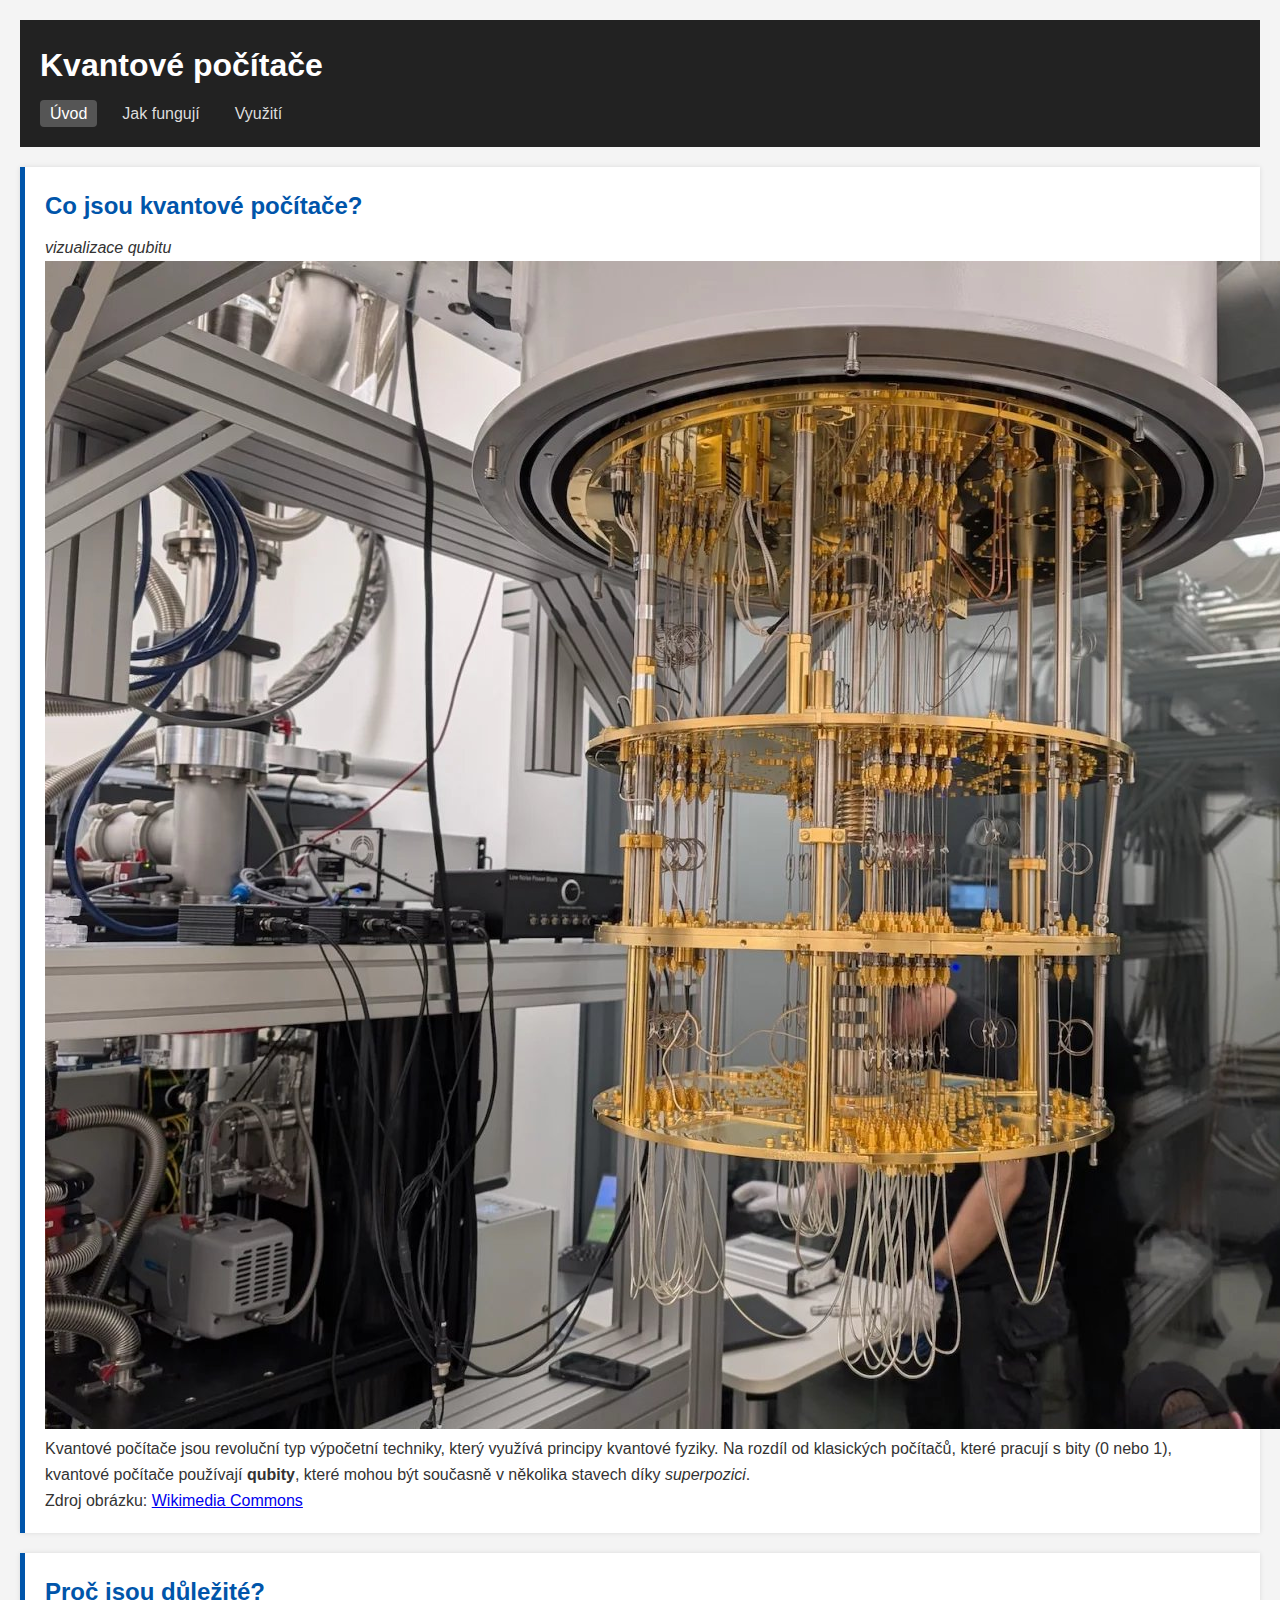
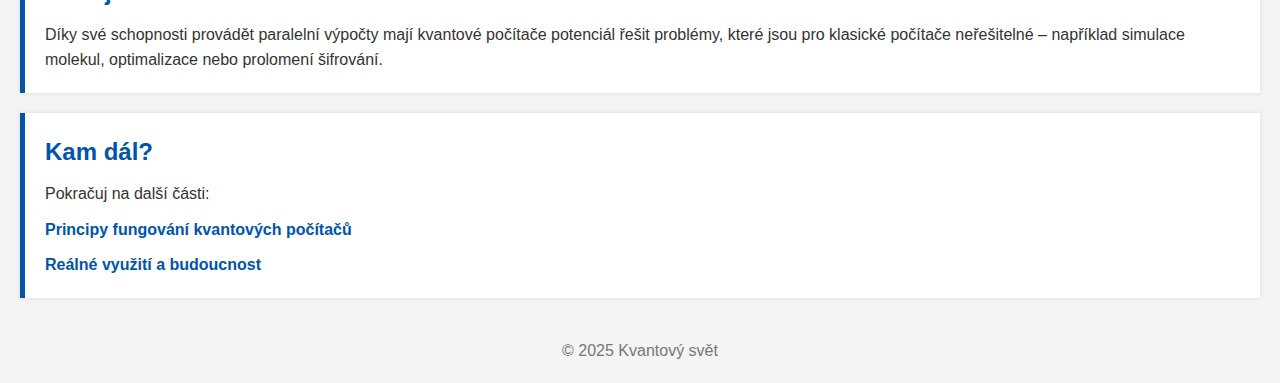
<file: index.html>
<!DOCTYPE html>
<html lang="cs">
<head>
  <meta charset="UTF-8">
  <meta name="viewport" content="width=device-width, initial-scale=1.0">
  <title>Kvantové počítače – Úvod</title>
  <link rel="stylesheet" href="style.css">
</head>
<body>
  <header>
    <h1>Kvantové počítače</h1>
    <nav>
      <ul>
        <li><a href="index.html" class="active">Úvod</a></li>
        <li><a href="druha.html">Jak fungují</a></li>
        <li><a href="treti.html">Využití</a></li>
      </ul>
    </nav>
  </header>

  <main>
    <div class="container">
      <h2>Co jsou kvantové počítače?</h2>
      <p><I>vizualizace qubitu</I></p>
      <img src="kvantovy_pc_cz.jpg" alt="Český kvantový pc" class="illustration">
      <p>Kvantové počítače jsou revoluční typ výpočetní techniky, který využívá principy kvantové fyziky. Na rozdíl od klasických počítačů, které pracují s bity (0 nebo 1), kvantové počítače používají <strong>qubity</strong>, které mohou být současně v několika stavech díky <em>superpozici</em>.</p>
      <p class="image-source">
        Zdroj obrázku: <a href="https://www.lupa.cz/galerie/vlq-prvni-kvantovy-pocitac-v-cesku-iqm-na-it4innovations/" target="_blank">Wikimedia Commons</a>
      </p>
    </div>

    <div class="container">
      <h2>Proč jsou důležité?</h2>
      <p>Díky své schopnosti provádět paralelní výpočty mají kvantové počítače potenciál řešit problémy, které jsou pro klasické počítače neřešitelné – například simulace molekul, optimalizace nebo prolomení šifrování.</p>
    </div>

    <div class="container">
      <h2>Kam dál?</h2>
      <p>Pokračuj na další části:</p>
      <div class="link-list">
        <a href="druha.html">Principy fungování kvantových počítačů</a>
        <a href="treti.html">Reálné využití a budoucnost</a>
      </div>
    </div>
  </main>

  <footer>
    <p>&copy; 2025 Kvantový svět</p>
  </footer>
</body>
</html>
</file>
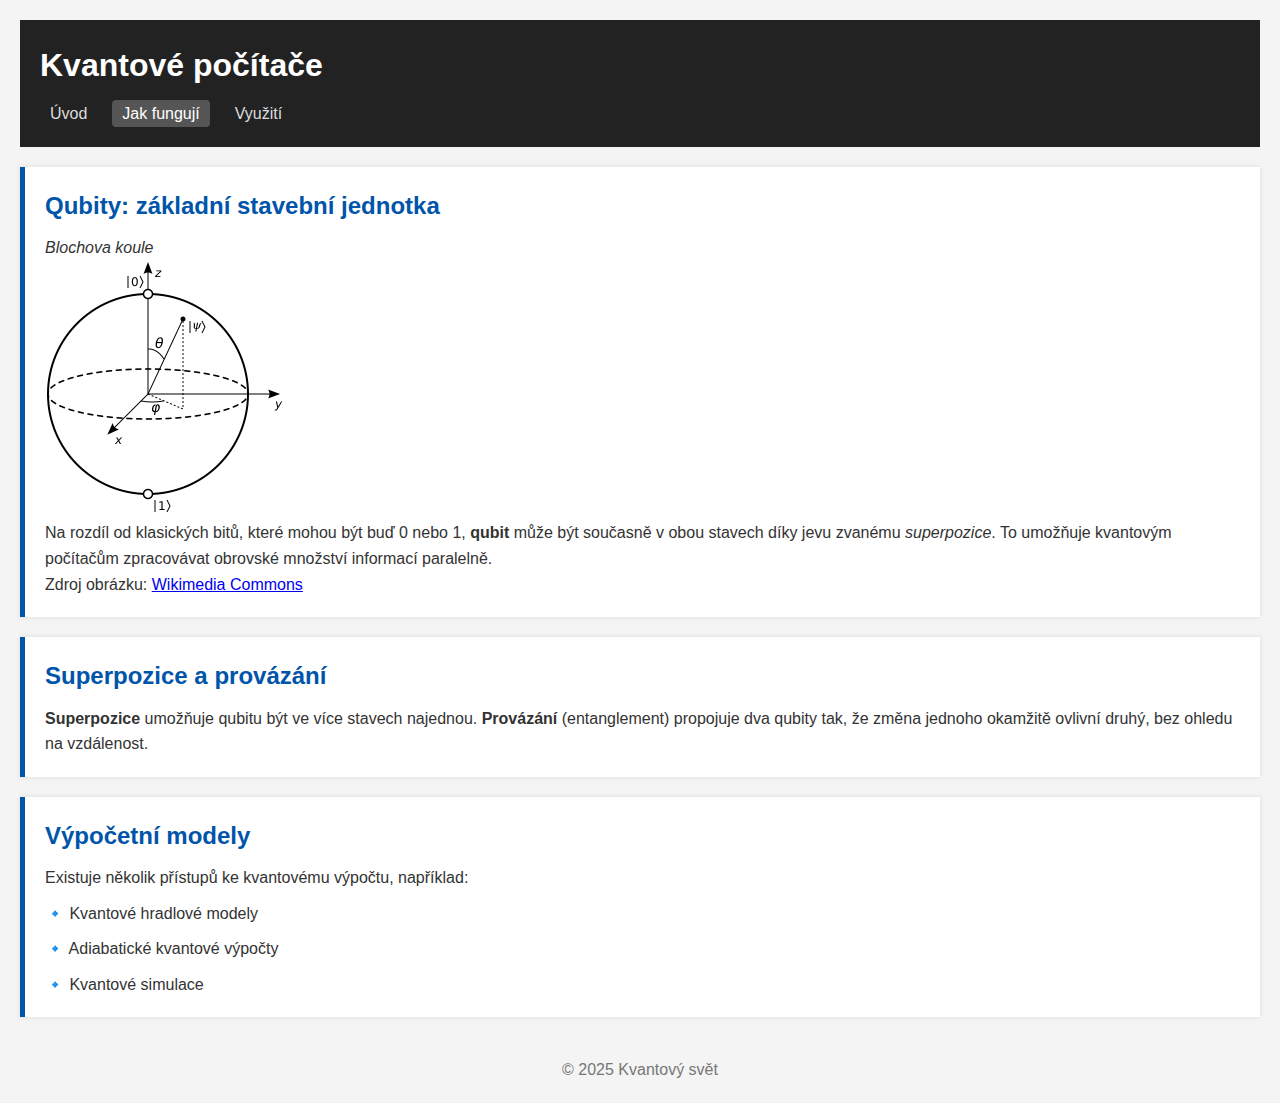
<file: druha.html>
<!DOCTYPE html>
<html lang="cs">
<head>
  <meta charset="UTF-8">
  <meta name="viewport" content="width=device-width, initial-scale=1.0">
  <title>Jak fungují kvantové počítače</title>
  <link rel="stylesheet" href="style.css">
</head>
<body>
  <header>
    <h1>Kvantové počítače</h1>
    <nav>
      <ul>
        <li><a href="index.html">Úvod</a></li>
        <li><a href="druha.html" class="active">Jak fungují</a></li>
        <li><a href="treti.html">Využití</a></li>
      </ul>
    </nav>
  </header>

  <main>
    <div class="container">
      <h2>Qubity: základní stavební jednotka</h2>
      <p><I>Blochova koule</I></p>
      <img src="Bloch_sphere.png" alt="Blochova koule" class="illustration">
      <p>Na rozdíl od klasických bitů, které mohou být buď 0 nebo 1, <strong>qubit</strong> může být současně v obou stavech díky jevu zvanému <em>superpozice</em>. To umožňuje kvantovým počítačům zpracovávat obrovské množství informací paralelně.</p>
      <p class="image-source">
        Zdroj obrázku: <a href="https://commons.wikimedia.org/wiki/File:Bloch_sphere.svg" target="_blank">Wikimedia Commons</a>
      </p>
    </div>

    <div class="container">
      <h2>Superpozice a provázání</h2>
      <p><strong>Superpozice</strong> umožňuje qubitu být ve více stavech najednou. <strong>Provázání</strong> (entanglement) propojuje dva qubity tak, že změna jednoho okamžitě ovlivní druhý, bez ohledu na vzdálenost.</p>
    </div>

    <div class="container">
      <h2>Výpočetní modely</h2>
      <p>Existuje několik přístupů ke kvantovému výpočtu, například:</p>
      <div class="link-list">
        <span>🔹 Kvantové hradlové modely</span>
        <span>🔹 Adiabatické kvantové výpočty</span>
        <span>🔹 Kvantové simulace</span>
      </div>
    </div>
  </main>

  <footer>
    <p>&copy; 2025 Kvantový svět</p>
  </footer>
</body>
</html>
</file>
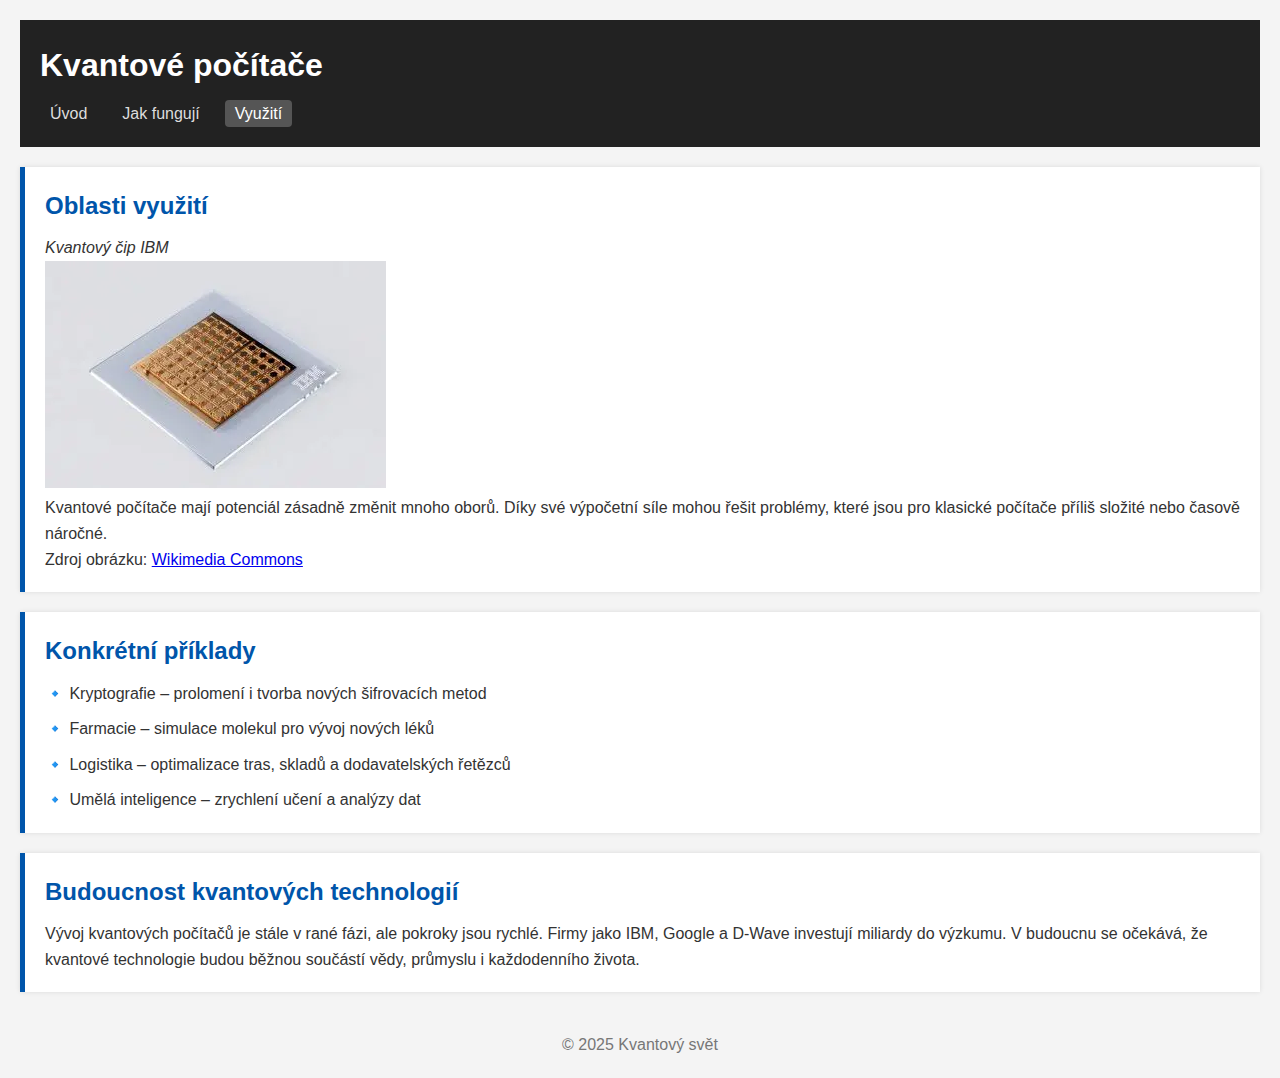
<file: treti.html>
<!DOCTYPE html>
<html lang="cs">
<head>
  <meta charset="UTF-8">
  <meta name="viewport" content="width=device-width, initial-scale=1.0">
  <title>Využití kvantových počítačů</title>
  <link rel="stylesheet" href="style.css">
</head>
<body>
  <header>
    <h1>Kvantové počítače</h1>
    <nav>
      <ul>
        <li><a href="index.html">Úvod</a></li>
        <li><a href="druha.html">Jak fungují</a></li>
        <li><a href="treti.html" class="active">Využití</a></li>
      </ul>
    </nav>
  </header>

  <main>
    <div class="container">
      <h2>Oblasti využití</h2>
      <p><I>Kvantový čip IBM</I></p>
      <img src="IBM_kvantovy_cip.webp" alt="Kvantový čip IBM" class="illustration">
      <p>Kvantové počítače mají potenciál zásadně změnit mnoho oborů. Díky své výpočetní síle mohou řešit problémy, které jsou pro klasické počítače příliš složité nebo časově náročné.</p>
      <p class="image-source">
        Zdroj obrázku: <a href="https://www.volty.cz/2022/11/09/spolecnost-ibm-predstavila-novy-kvantovy-cip/" target="_blank">Wikimedia Commons</a>
      </p>
    </div>

    <div class="container">
      <h2>Konkrétní příklady</h2>
      <div class="link-list">
        <span>🔹 Kryptografie – prolomení i tvorba nových šifrovacích metod</span>
        <span>🔹 Farmacie – simulace molekul pro vývoj nových léků</span>
        <span>🔹 Logistika – optimalizace tras, skladů a dodavatelských řetězců</span>
        <span>🔹 Umělá inteligence – zrychlení učení a analýzy dat</span>
      </div>
    </div>

    <div class="container">
      <h2>Budoucnost kvantových technologií</h2>
      <p>Vývoj kvantových počítačů je stále v rané fázi, ale pokroky jsou rychlé. Firmy jako IBM, Google a D-Wave investují miliardy do výzkumu. V budoucnu se očekává, že kvantové technologie budou běžnou součástí vědy, průmyslu i každodenního života.</p>
    </div>
  </main>

  <footer>
    <p>&copy; 2025 Kvantový svět</p>
  </footer>
</body>
</html>
</file>
<file: style.css>
/* Reset */
* {
  margin: 0;
  padding: 0;
  box-sizing: border-box;
}

body {
  font-family: 'Segoe UI', sans-serif;
  line-height: 1.6;
  background-color: #f4f4f4;
  color: #333;
  padding: 20px;
}

/* Header */
header {
  background-color: #222;
  color: #fff;
  padding: 20px;
  margin-bottom: 20px;
}

header h1 {
  margin-bottom: 10px;
}

nav ul {
  list-style: none;
  display: flex;
  gap: 15px;
}

nav a {
  color: #ddd;
  text-decoration: none;
  padding: 5px 10px;
  border-radius: 4px;
}

nav a:hover,
nav a.active {
  background-color: #555;
  color: #fff;
}

/* Container sections */
.container {
  background-color: #fff;
  border-left: 5px solid #0055aa;
  padding: 20px;
  margin-bottom: 20px;
  box-shadow: 0 0 5px rgba(0,0,0,0.1);
}

.container h2 {
  color: #0055aa;
  margin-bottom: 10px;
}

/* Link list */
.link-list {
  display: flex;
  flex-direction: column;
  gap: 10px;
  margin-top: 10px;
}

.link-list a {
  color: #0055aa;
  text-decoration: none;
  font-weight: bold;
}

.link-list a:hover {
  text-decoration: underline;
}

/* Footer */
footer {
  text-align: center;
  margin-top: 40px;
  color: #777;
}
</file>
